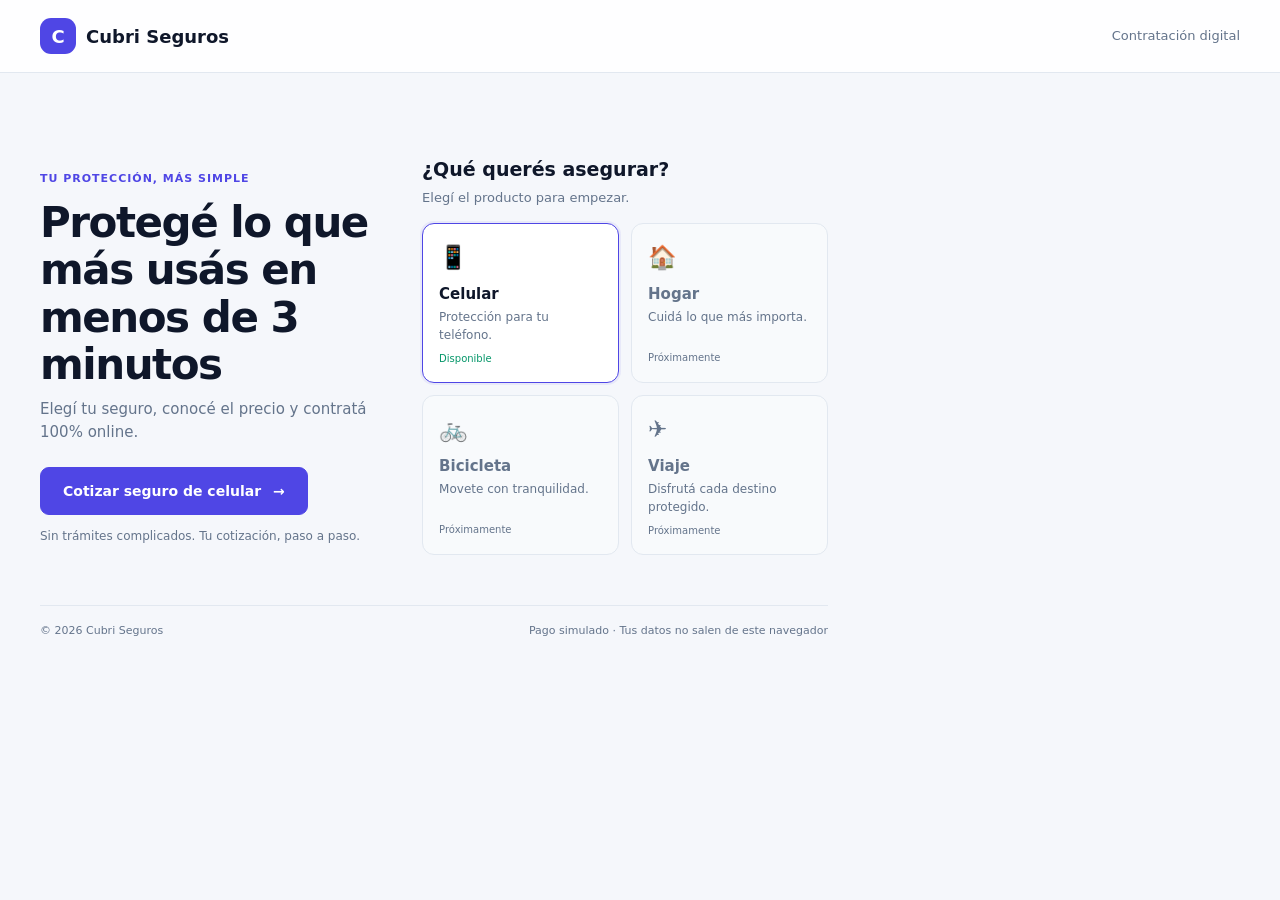
<file: index.html>
<!DOCTYPE html>
<html lang="es">
<head>
    <meta charset="UTF-8">
    <meta name="viewport" content="width=device-width, initial-scale=1">
    <meta name="theme-color" content="#f5f7fb">
    <title>Cubri Seguros | Inicio</title>
    <link rel="stylesheet" href="css/tokens.css">
    <link rel="stylesheet" href="css/checkout.css">
    <script type="module" src="js/app.js"></script>
</head>
<body data-page="home">
    <header class="site-header">
        <div class="header-inner">
            <a class="brand" href="index.html" aria-label="Cubrí Seguros, inicio">
                <span class="brand-mark" aria-hidden="true">C</span>
                <span>Cubri Seguros</span>
            </a>
            <span class="header-caption">Contratación digital</span>
        </div>
    </header>
    <main class="app-shell home-shell" id="app">
        <section class="view home-view" aria-labelledby="home-title">
            <div class="home-copy">
                <span class="eyebrow">TU PROTECCIÓN, MÁS SIMPLE</span>
                <h1 id="home-title">Protegé lo que más usás en menos de 3 minutos</h1>
                <p>Elegí tu seguro, conocé el precio y contratá 100% online.</p>
                <a class="btn home-cta" href="cotizacion.html" data-new-request>Cotizar seguro de celular <span aria-hidden="true">→</span></a>
                <p class="home-note">Sin trámites complicados. Tu cotización, paso a paso.</p>
            </div>
            <div class="catalog">
                <div class="section-heading">
                    <h2>¿Qué querés asegurar?</h2>
                    <p>Elegí el producto para empezar.</p>
                </div>
                <div class="product-grid">
                    <a class="product-card product-card-active" href="cotizacion.html" data-new-request>
                        <span class="product-icon" aria-hidden="true">📱</span>
                        <span class="product-name">Celular</span>
                        <span class="product-description">Protección para tu teléfono.</span>
                        <span class="badge product-badge">Disponible</span>
                    </a>
                    <article class="product-card product-card-disabled" aria-disabled="true">
                        <span class="product-icon" aria-hidden="true">🏠</span>
                        <span class="product-name">Hogar</span>
                        <span class="product-description">Cuidá lo que más importa.</span>
                        <span class="badge">Próximamente</span>
                    </article>
                    <article class="product-card product-card-disabled" aria-disabled="true">
                        <span class="product-icon" aria-hidden="true">🚲</span>
                        <span class="product-name">Bicicleta</span>
                        <span class="product-description">Movete con tranquilidad.</span>
                        <span class="badge">Próximamente</span>
                    </article>
                    <article class="product-card product-card-disabled" aria-disabled="true">
                        <span class="product-icon" aria-hidden="true">✈️</span>
                        <span class="product-name">Viaje</span>
                        <span class="product-description">Disfrutá cada destino protegido.</span>
                        <span class="badge">Próximamente</span>
                    </article>
                </div>
            </div>
        </section>
        <footer class="site-footer"><span>© 2026 Cubri Seguros</span><span>Pago simulado · Tus datos no salen de este navegador</span></footer>
    </main>
</body>
</html>
</file>
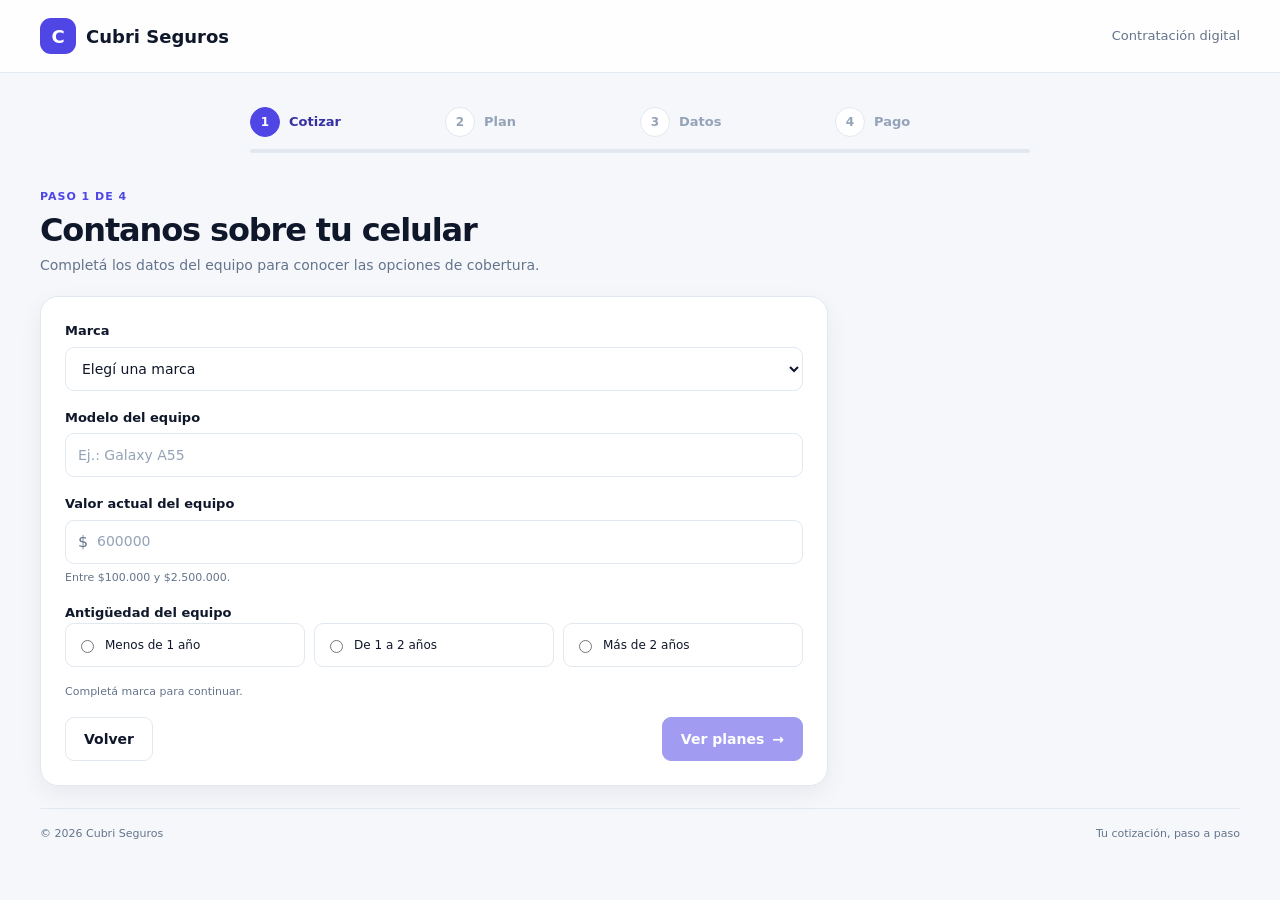
<file: cotizacion.html>
<!DOCTYPE html>
<html lang="es">
<head>
    <meta charset="UTF-8">
    <meta name="viewport" content="width=device-width, initial-scale=1">
    <title>Cotizar celular | Cubri Seguros</title>
    <link rel="stylesheet" href="css/tokens.css">
    <link rel="stylesheet" href="css/checkout.css">
    <script type="module" src="js/app.js"></script>
</head>
<body data-page="cotizacion">
    <header class="site-header"><div class="header-inner">
        <a class="brand" href="index.html"><span class="brand-mark" aria-hidden="true">C</span><span>Cubri Seguros</span></a>
        <span class="header-caption">Contratación digital</span>
    </div></header>
    <main class="app-shell">
        <div class="stepper-wrap"><nav class="stepper" aria-label="Progreso de contratación">
            <ol>
                <li class="is-active" aria-current="step"><span>1</span><span>Cotizar</span></li>
                <li><span>2</span><span>Plan</span></li>
                <li><span>3</span><span>Datos</span></li>
                <li><span>4</span><span>Pago</span></li>
            </ol><div class="progress-track" aria-hidden="true"><span style="width: 0%"></span></div>
        </nav></div>
        <section class="view checkout-view" aria-labelledby="equipment-title">
            <div class="checkout-heading">
                <span class="eyebrow">PASO 1 DE 4</span>
                <h1 id="equipment-title" tabindex="-1">Contanos sobre tu celular</h1>
                <p>Completá los datos del equipo para conocer las opciones de cobertura.</p>
            </div>
            <form id="equipment-form" class="form-card" novalidate>
                <div class="field" data-field="marca">
                    <label for="marca">Marca</label>
                    <select id="marca" name="marca" autocomplete="off" aria-describedby="marca-error">
                        <option value="">Elegí una marca</option>
                        <option>Apple</option><option>Google</option><option>Huawei</option>
                        <option>Motorola</option><option>Samsung</option><option>Xiaomi</option><option>Otra</option>
                    </select>
                    <p class="field-error" id="marca-error" role="alert"></p>
                </div>
                <div class="field" data-field="modelo">
                    <label for="modelo">Modelo del equipo</label>
                    <input id="modelo" name="modelo" type="text" minlength="2" maxlength="40" autocomplete="off" placeholder="Ej.: Galaxy A55" aria-describedby="modelo-error">
                    <p class="field-error" id="modelo-error" role="alert"></p>
                </div>
                <div class="field" data-field="valor">
                    <label for="valor">Valor actual del equipo</label>
                    <div class="input-prefix"><span aria-hidden="true">$</span><input id="valor" name="valor" type="number" min="100000" max="2500000" step="1" inputmode="numeric" placeholder="600000" aria-describedby="valor-help valor-error"></div>
                    <p class="field-help" id="valor-help">Entre $100.000 y $2.500.000.</p>
                    <p class="field-error" id="valor-error" role="alert"></p>
                </div>
                <fieldset class="field" data-field="antiguedad" aria-describedby="antiguedad-error">
                    <legend>Antigüedad del equipo</legend>
                    <div class="choice-list">
                        <label class="choice"><input type="radio" name="antiguedad" value="0.5"><span>Menos de 1 año</span></label>
                        <label class="choice"><input type="radio" name="antiguedad" value="1"><span>De 1 a 2 años</span></label>
                        <label class="choice"><input type="radio" name="antiguedad" value="2.5"><span>Más de 2 años</span></label>
                    </div>
                    <p class="field-error" id="antiguedad-error" role="alert"></p>
                </fieldset>
                <p class="action-help" id="equipment-action-help">Completá los datos requeridos para ver los planes.</p>
                <div class="form-actions">
                    <a class="btn btn-outline" href="index.html">Volver</a>
                    <button class="btn" type="submit" id="equipment-next" disabled>Ver planes <span aria-hidden="true">→</span></button>
                </div>
            </form>
        </section>
        <footer class="site-footer"><span>© 2026 Cubri Seguros</span><span>Tu cotización, paso a paso</span></footer>
    </main>
</body>
</html>
</file>
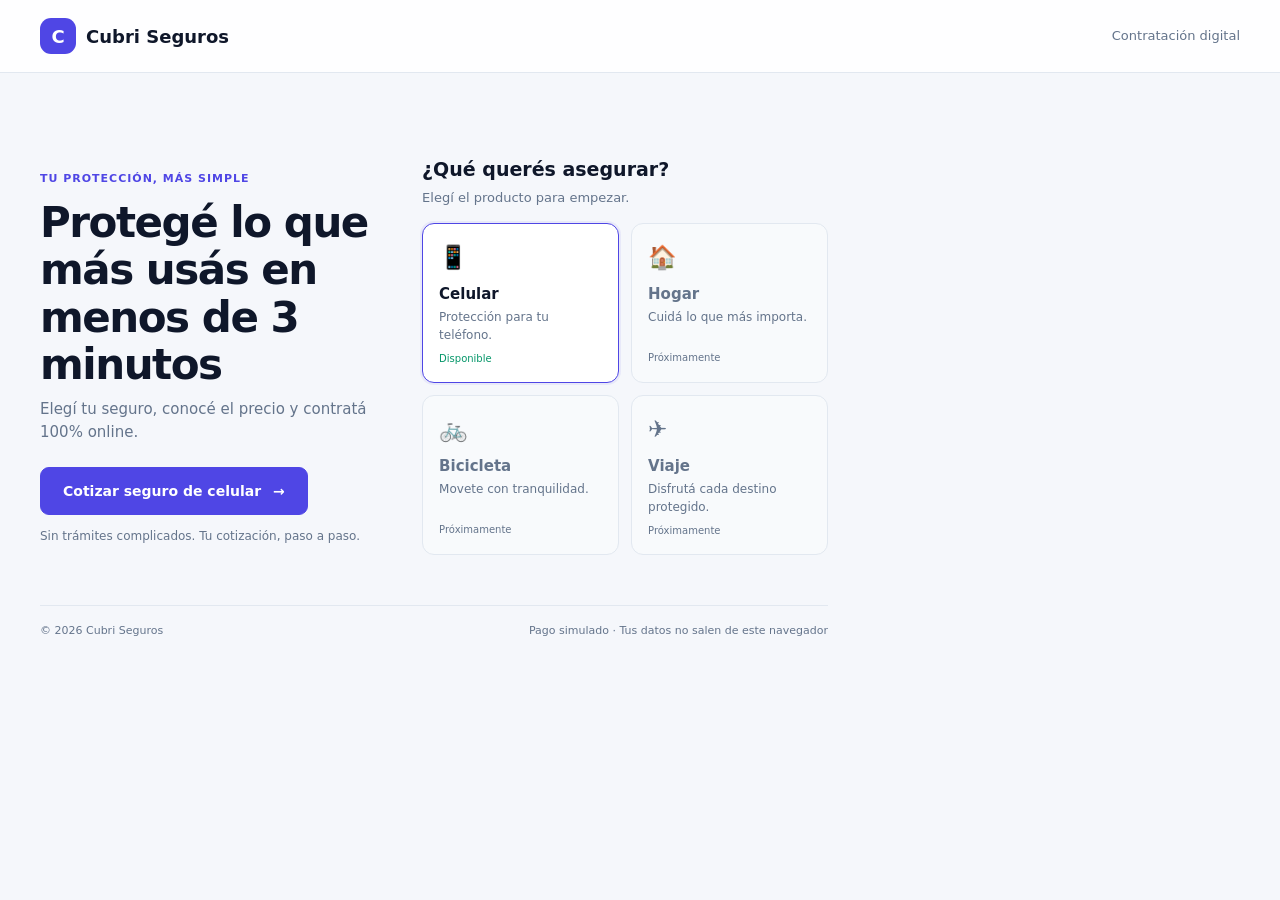
<file: exito.html>
<!DOCTYPE html>
<html lang="es">
<head>
    <meta charset="UTF-8">
    <meta name="viewport" content="width=device-width, initial-scale=1">
    <title>Contratación exitosa | Cubri Seguros</title>
    <link rel="stylesheet" href="css/tokens.css">
    <link rel="stylesheet" href="css/checkout.css">
    <script type="module" src="js/app.js"></script>
</head>
<body data-page="exito">
    <header class="site-header"><div class="header-inner">
        <a class="brand" href="index.html"><span class="brand-mark" aria-hidden="true">C</span><span>Cubri Seguros</span></a>
        <span class="header-caption">Contratación digital</span>
    </div></header>
    <main class="app-shell">
        <section class="view result-view" aria-labelledby="success-title">
            <div id="page-error" class="notice notice-error" role="alert" hidden></div>
            <div class="result-icon result-icon-success" aria-hidden="true">✓</div>
            <span class="eyebrow">PAGO APROBADO</span>
            <h1 id="success-title" tabindex="-1">¡Felicitaciones, <span id="success-name"></span>!</h1>
            <p>Tu contratación se completó correctamente. Enviaremos el detalle a <strong id="success-email"></strong>.</p>
            <div class="policy-box"><span>NÚMERO DE PÓLIZA</span><strong id="policy-number"></strong></div>
            <div class="result-summary" id="success-summary"></div>
            <button class="btn" type="button" data-reset>Volver al inicio</button>
            <p class="fine-print">Esta contratación es una simulación académica; no representa una póliza real.</p>
        </section>
        <footer class="site-footer"><span>© 2026 Cubri Seguros</span><span>Gracias por confiar en nosotros</span></footer>
    </main>
</body>
</html>
</file>
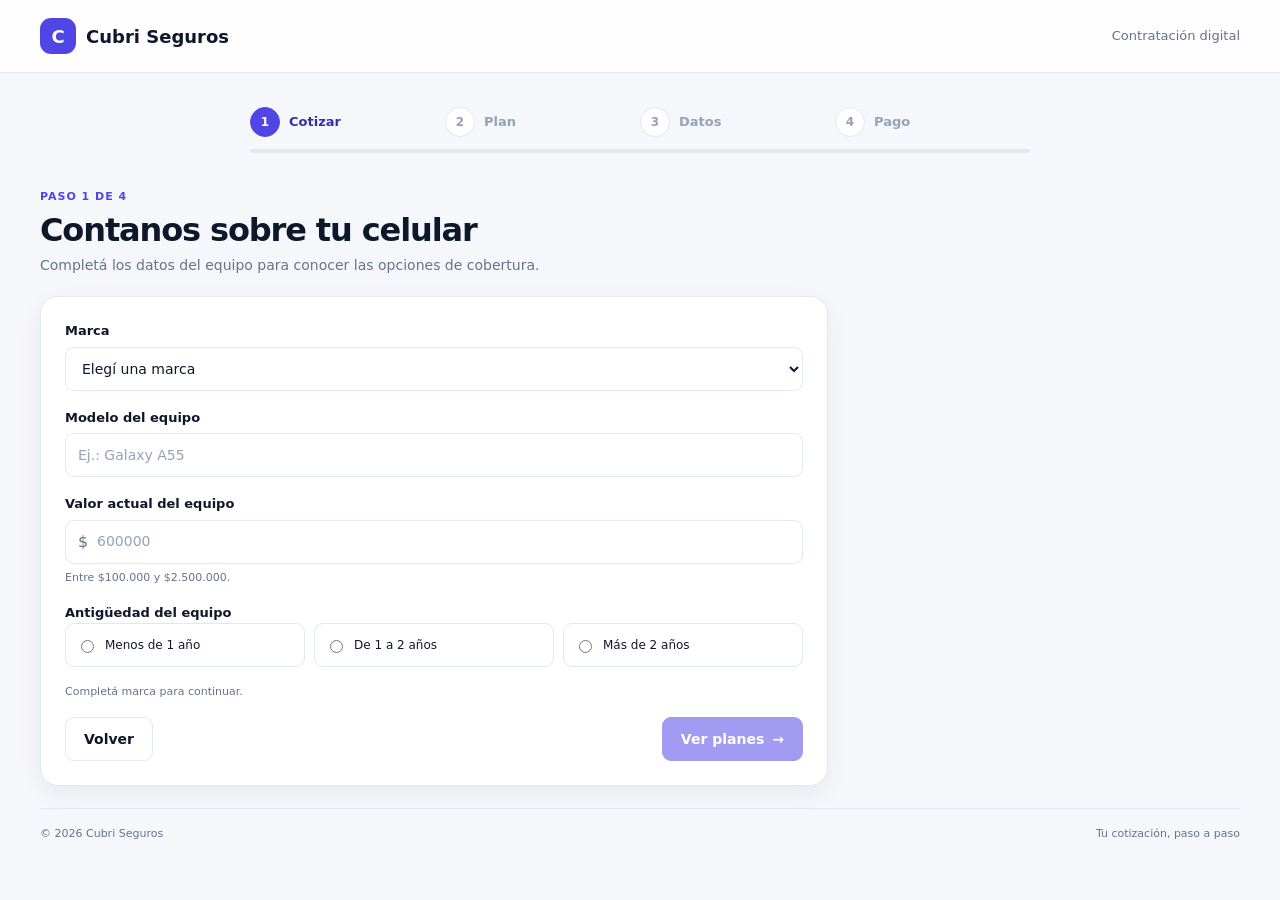
<file: pago.html>
<!DOCTYPE html>
<html lang="es">
<head>
    <meta charset="UTF-8">
    <meta name="viewport" content="width=device-width, initial-scale=1">
    <title>Pago | Cubri Seguros</title>
    <link rel="stylesheet" href="css/tokens.css">
    <link rel="stylesheet" href="css/checkout.css">
    <script type="module" src="js/app.js"></script>
</head>
<body data-page="pago">
    <header class="site-header"><div class="header-inner">
        <a class="brand" href="index.html"><span class="brand-mark" aria-hidden="true">C</span><span>Cubri Seguros</span></a>
        <span class="header-caption">Contratación digital</span>
    </div></header>
    <main class="app-shell">
        <div class="stepper-wrap"><nav class="stepper" aria-label="Progreso de contratación">
            <ol>
                <li class="is-complete"><span>✓</span><span>Cotizar</span></li>
                <li class="is-complete"><span>✓</span><span>Plan</span></li>
                <li class="is-complete"><span>✓</span><span>Datos</span></li>
                <li class="is-active" aria-current="step"><span>4</span><span>Pago</span></li>
            </ol><div class="progress-track" aria-hidden="true"><span style="width: 75%"></span></div>
        </nav></div>
        <section class="view checkout-view" aria-labelledby="payment-title">
            <div class="checkout-heading">
                <span class="eyebrow">PASO 4 DE 4</span>
                <h1 id="payment-title" tabindex="-1">Finalizá tu contratación</h1>
                <p>Revisá el resumen y completá los datos de pago.</p>
            </div>
            <div id="page-error" class="notice notice-error" role="alert" hidden></div>
            <form id="payment-form" class="form-card" novalidate>
                <div class="field" data-field="metodo">
                    <label for="metodo">Medio de pago</label>
                    <select id="metodo" name="metodo" aria-label="Medio de pago">
                        <option value="credito">Tarjeta de crédito</option>
                        <option value="debito">Tarjeta de débito</option>
                    </select>
                </div>
                <div class="field" data-field="pagoTitular">
                    <label for="pago-titular">Nombre del titular de la tarjeta</label>
                    <input id="pago-titular" name="pagoTitular" type="text" autocomplete="cc-name" aria-describedby="pagoTitular-error">
                    <p class="field-error" id="pagoTitular-error" role="alert"></p>
                </div>
                <div class="field" data-field="tarjeta">
                    <label for="tarjeta">Número de tarjeta</label>
                    <input id="tarjeta" name="tarjeta" type="text" inputmode="numeric" autocomplete="cc-number" maxlength="19" placeholder="4111 1111 1111 1111" aria-describedby="tarjeta-help tarjeta-error">
                    <p class="field-help" id="tarjeta-help">Simulación académica: usá únicamente los números de prueba.</p>
                    <p class="field-error" id="tarjeta-error" role="alert"></p>
                </div>
                <div class="form-grid payment-grid">
                    <div class="field" data-field="vencimiento"><label for="vencimiento">Vencimiento (MM/AA)</label><input id="vencimiento" name="vencimiento" type="text" inputmode="numeric" autocomplete="cc-exp" maxlength="5" placeholder="MM/AA" aria-describedby="vencimiento-error"><p class="field-error" id="vencimiento-error" role="alert"></p></div>
                    <div class="field" data-field="cvv"><label for="cvv">CVV</label><input id="cvv" name="cvv" type="password" inputmode="numeric" autocomplete="cc-csc" maxlength="3" placeholder="123" aria-describedby="cvv-error"><p class="field-error" id="cvv-error" role="alert"></p></div>
                </div>
                <div class="alert" role="note">Pago simulado. No ingreses datos de tarjetas reales: usá solo los números de prueba indicados.</div>
                <p class="action-help" id="payment-action-help">Completá los datos de pago para confirmar.</p>
                <div class="form-actions">
                    <a class="btn btn-outline" href="titular.html">← Volver a tus datos</a>
                    <button class="btn" type="submit" id="pay-button" disabled>Pagar y emitir póliza</button>
                </div>
                <p class="live-status" id="live-status" role="status" aria-live="polite"></p>
            </form>
        </section>
        <aside class="summary-card" id="summary-card" aria-labelledby="summary-title">
            <div class="summary-heading"><div><span class="eyebrow">TU CONTRATACIÓN</span><h2 id="summary-title">Resumen</h2></div><span class="summary-shield" aria-hidden="true">✓</span></div>
            <p class="summary-product">Seguro de celular</p>
            <dl class="summary-list">
                <div><dt>Equipo</dt><dd id="summary-equipment">—</dd></div>
                <div><dt>Valor declarado</dt><dd id="summary-value">—</dd></div>
                <div><dt>Plan</dt><dd id="summary-plan">Plus</dd></div>
                <div><dt>Titular</dt><dd id="summary-holder">—</dd></div>
            </dl>
            <div class="summary-total"><span>Total mensual</span><strong id="summary-total">—</strong></div>
        </aside>
        <footer class="site-footer"><span>© 2026 Cubri Seguros</span><span>Esta es una simulación académica</span></footer>
    </main>
</body>
</html>
</file>
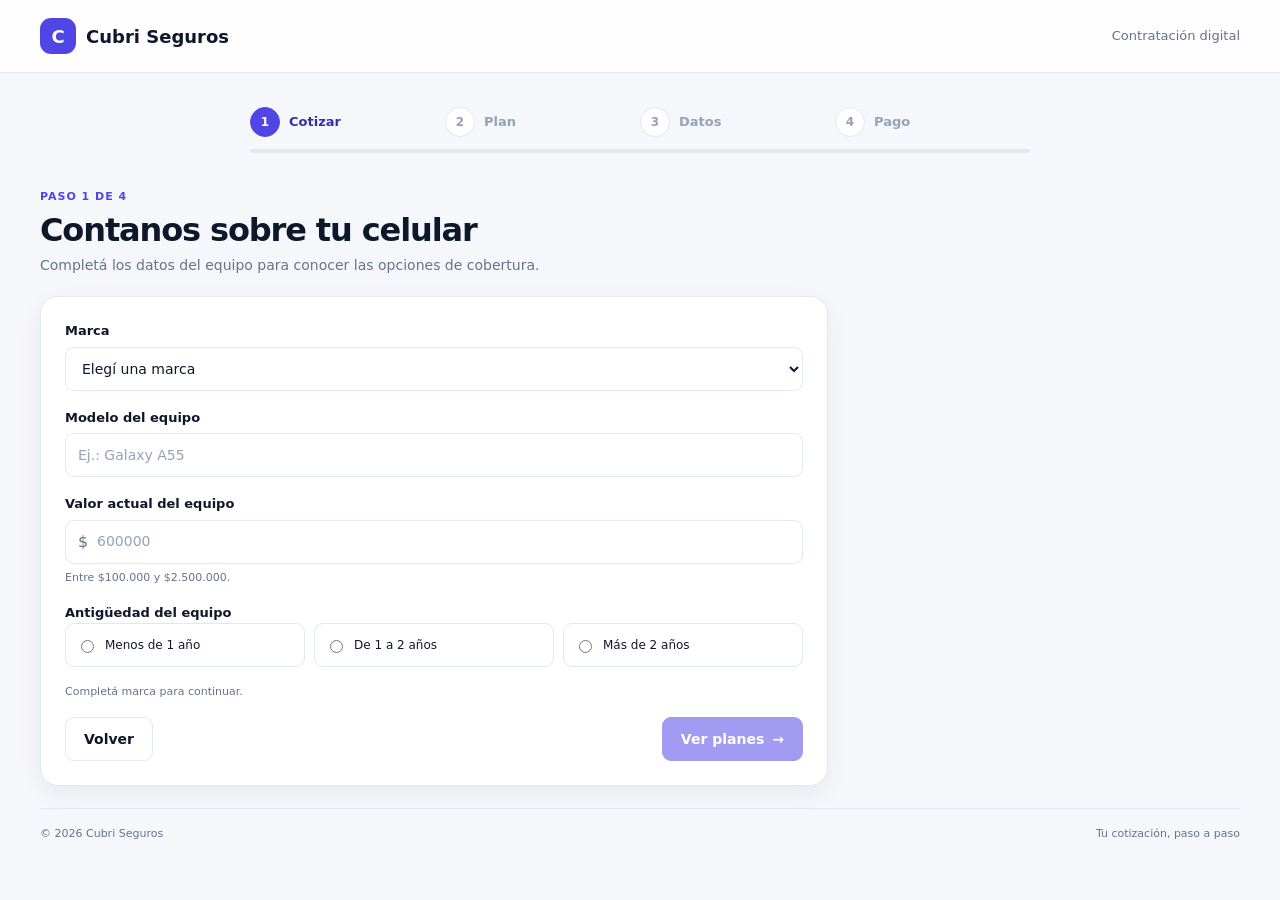
<file: planes.html>
<!DOCTYPE html>
<html lang="es">
<head>
    <meta charset="UTF-8">
    <meta name="viewport" content="width=device-width, initial-scale=1">
    <title>Elegí tu plan | Cubri Seguros</title>
    <link rel="stylesheet" href="css/tokens.css">
    <link rel="stylesheet" href="css/checkout.css">
    <script type="module" src="js/app.js"></script>
</head>
<body data-page="planes">
    <header class="site-header"><div class="header-inner">
        <a class="brand" href="index.html"><span class="brand-mark" aria-hidden="true">C</span><span>Cubri Seguros</span></a>
        <span class="header-caption">Contratación digital</span>
    </div></header>
    <main class="app-shell">
        <div class="stepper-wrap"><nav class="stepper" aria-label="Progreso de contratación">
            <ol>
                <li class="is-complete"><span>✓</span><span>Cotizar</span></li>
                <li class="is-active" aria-current="step"><span>2</span><span>Plan</span></li>
                <li><span>3</span><span>Datos</span></li>
                <li><span>4</span><span>Pago</span></li>
            </ol><div class="progress-track" aria-hidden="true"><span style="width: 25%"></span></div>
        </nav></div>
        <section class="view checkout-view" aria-labelledby="plans-title">
            <div class="checkout-heading">
                <span class="eyebrow">PASO 2 DE 4</span>
                <h1 id="plans-title" tabindex="-1">Elegí tu cobertura</h1>
                <p>Compará los planes y elegí el que mejor se adapte a vos.</p>
            </div>
            <div id="plans-loading" class="notice" role="status">Cargando planes…</div>
            <div id="page-error" class="notice notice-error" role="alert" hidden></div>
            <form id="plans-form" novalidate>
                <div id="plan-list" class="plan-grid"></div>
                <div class="form-actions">
                    <a class="btn btn-outline" href="cotizacion.html">← Volver a cotización</a>
                    <button class="btn" type="submit" id="plans-next">Continuar <span aria-hidden="true">→</span></button>
                </div>
            </form>
        </section>
        <aside class="summary-card" id="summary-card" aria-labelledby="summary-title">
            <div class="summary-heading"><div><span class="eyebrow">TU CONTRATACIÓN</span><h2 id="summary-title">Resumen</h2></div><span class="summary-shield" aria-hidden="true">✓</span></div>
            <p class="summary-product">Seguro de celular</p>
            <dl class="summary-list">
                <div><dt>Equipo</dt><dd id="summary-equipment">—</dd></div>
                <div><dt>Valor declarado</dt><dd id="summary-value">—</dd></div>
                <div><dt>Plan</dt><dd id="summary-plan">Plus</dd></div>
                <div><dt>Titular</dt><dd id="summary-holder">—</dd></div>
            </dl>
            <div class="summary-total"><span>Total mensual</span><strong id="summary-total">—</strong></div>
        </aside>
        <footer class="site-footer"><span>© 2026 Cubri Seguros</span><span>Pago simulado · Tus datos no salen de este navegador</span></footer>
    </main>
</body>
</html>
</file>
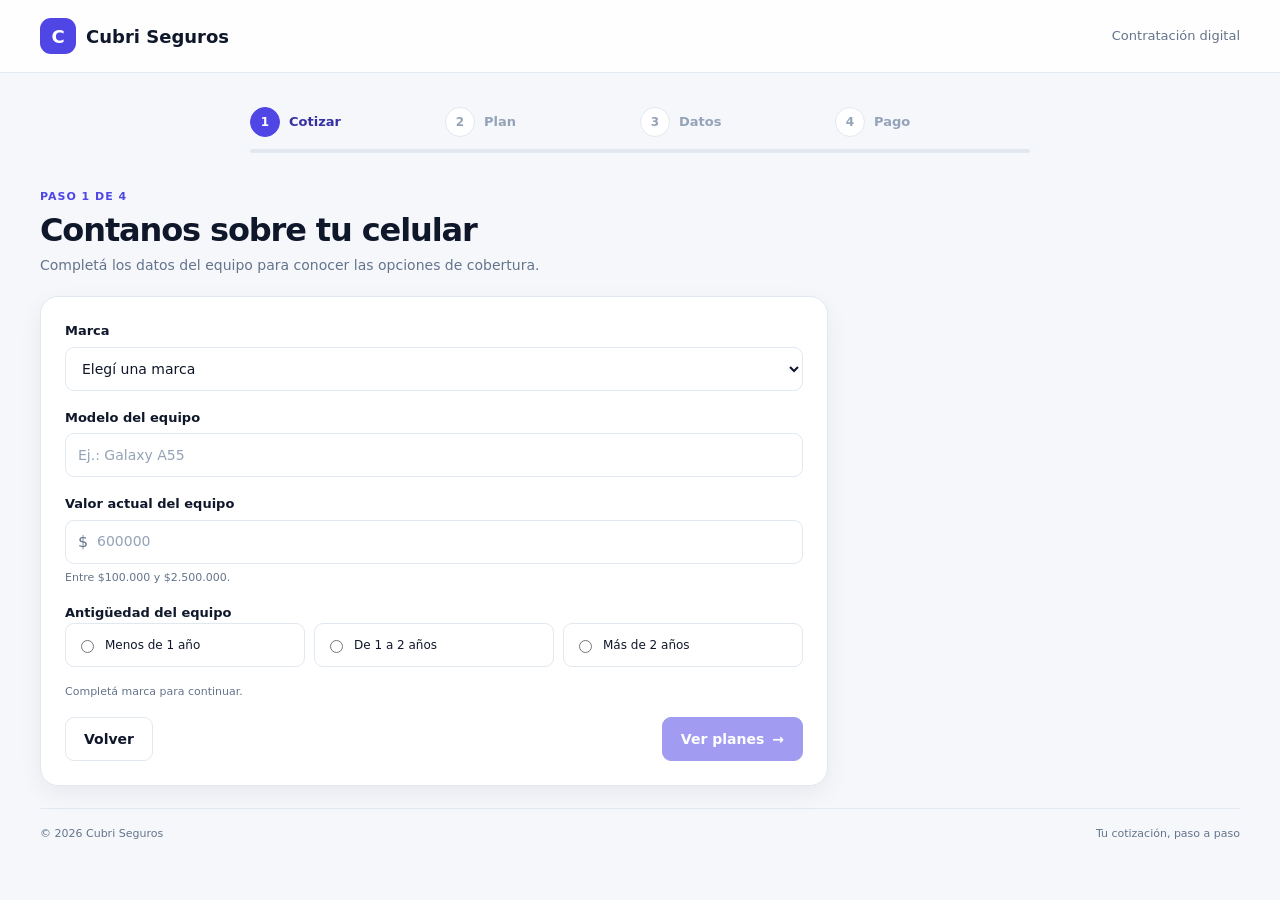
<file: titular.html>
<!DOCTYPE html>
<html lang="es">
<head>
    <meta charset="UTF-8">
    <meta name="viewport" content="width=device-width, initial-scale=1">
    <title>Datos personales | Cubri Seguros</title>
    <link rel="stylesheet" href="css/tokens.css">
    <link rel="stylesheet" href="css/checkout.css">
    <script type="module" src="js/app.js"></script>
</head>
<body data-page="titular">
    <header class="site-header"><div class="header-inner">
        <a class="brand" href="index.html"><span class="brand-mark" aria-hidden="true">C</span><span>Cubri Seguros</span></a>
        <span class="header-caption">Contratación digital</span>
    </div></header>
    <main class="app-shell">
        <div class="stepper-wrap"><nav class="stepper" aria-label="Progreso de contratación">
            <ol>
                <li class="is-complete"><span>✓</span><span>Cotizar</span></li>
                <li class="is-complete"><span>✓</span><span>Plan</span></li>
                <li class="is-active" aria-current="step"><span>3</span><span>Datos</span></li>
                <li><span>4</span><span>Pago</span></li>
            </ol><div class="progress-track" aria-hidden="true"><span style="width: 50%"></span></div>
        </nav></div>
        <section class="view checkout-view" aria-labelledby="holder-title">
            <div class="checkout-heading">
                <span class="eyebrow">PASO 3 DE 4</span>
                <h1 id="holder-title" tabindex="-1">Tus datos personales</h1>
                <p>Completá tus datos tal como aparecen en tu documento.</p>
            </div>
            <div id="page-error" class="notice notice-error" role="alert" hidden></div>
            <form id="holder-form" class="form-card" novalidate>
                <div class="form-grid">
                    <div class="field" data-field="nombre"><label for="nombre">Nombre</label><input id="nombre" name="nombre" type="text" autocomplete="given-name" aria-describedby="nombre-error"><p class="field-error" id="nombre-error" role="alert"></p></div>
                    <div class="field" data-field="apellido"><label for="apellido">Apellido</label><input id="apellido" name="apellido" type="text" autocomplete="family-name" aria-describedby="apellido-error"><p class="field-error" id="apellido-error" role="alert"></p></div>
                    <div class="field" data-field="dni"><label for="dni">DNI</label><input id="dni" name="dni" type="text" inputmode="numeric" minlength="7" maxlength="8" autocomplete="off" placeholder="30123456" aria-describedby="dni-error"><p class="field-error" id="dni-error" role="alert"></p></div>
                    <div class="field" data-field="nacimiento"><label for="nacimiento">Fecha de nacimiento</label><input id="nacimiento" name="nacimiento" type="date" autocomplete="bday" aria-describedby="nacimiento-error"><p class="field-error" id="nacimiento-error" role="alert"></p></div>
                    <div class="field" data-field="email"><label for="email">Email</label><input id="email" name="email" type="email" autocomplete="email" placeholder="nombre@correo.com" aria-describedby="email-error"><p class="field-error" id="email-error" role="alert"></p></div>
                    <div class="field" data-field="celular"><label for="celular">Celular</label><input id="celular" name="celular" type="tel" inputmode="tel" autocomplete="tel" placeholder="11 5555-1234" aria-describedby="celular-help celular-error"><p class="field-help" id="celular-help">10 dígitos; se ignoran espacios y guiones.</p><p class="field-error" id="celular-error" role="alert"></p></div>
                </div>
                <div class="field terms-field" data-field="terminos">
                    <label class="checkbox-choice"><input id="terminos" name="terminos" type="checkbox" aria-describedby="terminos-error"><span>Acepto los términos y condiciones.</span></label>
                    <p class="field-error" id="terminos-error" role="alert"></p>
                </div>
                <p class="action-help" id="holder-action-help">Completá tus datos y aceptá los términos para continuar.</p>
                <div class="form-actions"><a class="btn btn-outline" href="planes.html">← Volver a planes</a><button class="btn" type="submit" id="holder-next" disabled>Continuar al pago <span aria-hidden="true">→</span></button></div>
            </form>
        </section>
        <aside class="summary-card" id="summary-card" aria-labelledby="summary-title">
            <div class="summary-heading"><div><span class="eyebrow">TU CONTRATACIÓN</span><h2 id="summary-title">Resumen</h2></div><span class="summary-shield" aria-hidden="true">✓</span></div>
            <p class="summary-product">Seguro de celular</p>
            <dl class="summary-list">
                <div><dt>Equipo</dt><dd id="summary-equipment">—</dd></div>
                <div><dt>Valor declarado</dt><dd id="summary-value">—</dd></div>
                <div><dt>Plan</dt><dd id="summary-plan">Plus</dd></div>
                <div><dt>Titular</dt><dd id="summary-holder">—</dd></div>
            </dl>
            <div class="summary-total"><span>Total mensual</span><strong id="summary-total">—</strong></div>
        </aside>
        <footer class="site-footer"><span>© 2026 Cubri Seguros</span><span>Pago simulado · Tus datos no salen de este navegador</span></footer>
    </main>
</body>
</html>
</file>
<file: css/tokens.css>
:root {
    --primary: #4F46E5;
    --primary-foreground: #FFFFFF;
    --primary-700: #3730A3;
    --primary-50: #EEF2FF;
    --success: #059669;
    --error: #DC2626;
    --text: #0F172A;
    --muted: #64748B;
    --border: #E2E8F0;
    --bg: #F5F7FB;
    --radius: 0.75rem;
    --font-main: Inter, ui-sans-serif, system-ui, -apple-system, BlinkMacSystemFont, "Segoe UI", sans-serif;

    --color-primary: var(--primary);
    --color-primary-dark: var(--primary-700);
    --color-primary-light: var(--primary-50);
    --color-background: var(--bg);
    --color-surface: #FFFFFF;
    --color-text: var(--text);
    --color-text-secondary: var(--muted);
    --color-border: var(--border);
    --color-success: var(--success);
    --color-error: var(--error);
    --radius-small: 0.5rem;
    --radius-medium: var(--radius);
    --radius-large: 1.25rem;
    --shadow-card: 0 8px 24px rgba(15, 23, 42, 0.06);
}
</file>
<file: css/checkout.css>
* {
    box-sizing: border-box;
}

html {
    min-width: 320px;
    background: var(--bg);
    scroll-behavior: smooth;
}

body {
    min-height: 100vh;
    margin: 0;
    color: var(--text);
    background: var(--bg);
    font-family: var(--font-main);
    line-height: 1.5;
}

button,
input,
select {
    font: inherit;
}

button {
    cursor: pointer;
}

button:focus-visible,
a:focus-visible,
input:focus-visible,
select:focus-visible {
    outline: 3px solid rgba(79, 70, 229, 0.3);
    outline-offset: 2px;
}

[hidden] {
    display: none !important;
}

.site-header {
    border-bottom: 1px solid var(--border);
    background: rgba(255, 255, 255, 0.92);
}

.header-inner {
    width: min(100% - 40px, 1200px);
    min-height: 72px;
    margin: 0 auto;
    display: flex;
    align-items: center;
    justify-content: space-between;
}

.brand {
    display: inline-flex;
    align-items: center;
    gap: 10px;
    color: var(--text);
    font-size: 18px;
    font-weight: 800;
    text-decoration: none;
}

.brand-mark {
    display: grid;
    width: 36px;
    height: 36px;
    place-items: center;
    border-radius: 11px;
    color: white;
    background: var(--primary);
}

.header-caption {
    color: var(--muted);
    font-size: 13px;
}

.app-shell {
    width: min(100% - 40px, 1200px);
    min-height: calc(100vh - 73px);
    margin: 0 auto;
    padding: 34px 0 24px;
    display: grid;
    grid-template-columns: minmax(0, 1fr) 330px;
    grid-template-areas:
        "stepper stepper"
        "view summary"
        "footer footer";
    align-content: start;
    align-items: start;
    gap: 22px 32px;
}

.home-shell {
    grid-template-columns: minmax(0, 1fr);
    grid-template-areas:
        "view"
        "footer";
}

.btn {
    min-height: 44px;
    padding: 10px 18px;
    display: inline-flex;
    align-items: center;
    justify-content: center;
    gap: 8px;
    border: 1px solid var(--primary);
    border-radius: 9px;
    color: #FFFFFF;
    background: var(--primary);
    font-size: 14px;
    font-weight: 700;
    line-height: 1.2;
    text-align: center;
    text-decoration: none;
    transition: background 140ms ease, border-color 140ms ease;
}

.btn:hover:not([disabled]) {
    border-color: var(--primary-700);
    background: var(--primary-700);
}

.btn-outline {
    border-color: var(--border);
    color: var(--text);
    background: #FFFFFF;
}

.btn-outline:hover:not([disabled]) {
    border-color: #CBD5E1;
    color: var(--text);
    background: #F8FAFC;
}

.stepper-wrap {
    grid-area: stepper;
}

.stepper {
    max-width: 780px;
    margin: 0 auto;
}

.stepper ol {
    display: grid;
    grid-template-columns: repeat(4, 1fr);
    margin: 0;
    padding: 0;
    list-style: none;
}

.stepper li {
    display: flex;
    align-items: center;
    gap: 9px;
    color: #94A3B8;
    font-size: 13px;
    font-weight: 600;
}

.stepper li > span:first-child {
    display: grid;
    width: 30px;
    height: 30px;
    flex: 0 0 30px;
    place-items: center;
    border: 1px solid var(--border);
    border-radius: 50%;
    background: white;
    font-size: 12px;
}

.stepper li.is-active {
    color: var(--primary-700);
}

.stepper li.is-active > span:first-child {
    border-color: var(--primary);
    color: white;
    background: var(--primary);
}

.stepper li.is-complete {
    color: var(--success);
}

.stepper li.is-complete > span:first-child {
    border-color: var(--success);
    color: white;
    background: var(--success);
}

.progress-track {
    height: 4px;
    margin-top: 12px;
    overflow: hidden;
    border-radius: 99px;
    background: var(--border);
}

.progress-track span {
    display: block;
    width: 0;
    height: 100%;
    border-radius: inherit;
    background: var(--primary);
    transition: width 180ms ease;
}

.view {
    grid-area: view;
    min-width: 0;
}

.home-view {
    display: grid;
    grid-template-columns: minmax(0, 0.9fr) minmax(0, 1.1fr);
    align-items: center;
    gap: 50px;
    padding: 48px 0 28px;
}

.home-copy {
    max-width: 470px;
}

.eyebrow {
    display: inline-block;
    color: var(--primary);
    font-size: 11px;
    font-weight: 800;
    letter-spacing: 0.09em;
}

.home-copy h1,
.checkout-heading h1,
.result-view h1 {
    margin: 10px 0;
    font-size: clamp(29px, 3.4vw, 42px);
    font-weight: 800;
    letter-spacing: -0.035em;
    line-height: 1.13;
}

.home-copy > p,
.checkout-heading > p,
.result-view > p {
    margin: 0;
    color: var(--muted);
    font-size: 15px;
}

.home-cta {
    width: auto;
    min-height: 48px;
    margin-top: 24px;
    padding: 0 22px;
    display: inline-flex;
    align-items: center;
    gap: 12px;
}

.home-note {
    margin-top: 12px !important;
    font-size: 12px !important;
}

.section-heading {
    margin-bottom: 16px;
}

.section-heading h2 {
    margin: 0;
    font-size: 19px;
    font-weight: 750;
}

.section-heading p {
    margin: 4px 0 0;
    color: var(--muted);
    font-size: 13px;
}

.product-grid {
    display: grid;
    grid-template-columns: repeat(2, minmax(0, 1fr));
    gap: 12px;
}

.product-card {
    min-height: 157px;
    padding: 16px;
    display: flex;
    flex-direction: column;
    align-items: flex-start;
    border: 1px solid var(--border);
    border-radius: var(--radius);
    color: var(--text);
    background: white;
    text-decoration: none;
    text-align: left;
}

button.product-card {
    width: 100%;
}

.product-card-active {
    border-color: var(--primary);
    box-shadow: 0 0 0 2px rgba(79, 70, 229, 0.08);
}

.product-card-active:hover {
    background: #FAFAFF;
}

.product-card-disabled {
    color: #64748B;
    background: #F8FAFC;
}

.product-icon {
    margin-bottom: 8px;
    font-size: 23px;
}

.product-name {
    font-size: 15px;
    font-weight: 750;
}

.product-description {
    min-height: 35px;
    margin-top: 3px;
    color: var(--muted);
    font-size: 12px;
}

.product-card .badge {
    margin-top: 7px;
    color: var(--muted);
    font-size: 10px;
}

.product-card-active .product-badge {
    color: var(--success);
}

.checkout-heading {
    margin: 8px 0 20px;
}

.checkout-heading h1 {
    margin: 5px 0 7px;
    font-size: clamp(25px, 3vw, 32px);
}

.checkout-heading > p {
    font-size: 14px;
}

.form-card,
.result-view,
.summary-card {
    padding: 24px;
    border: 1px solid var(--border);
    border-radius: 18px;
    background: white;
    box-shadow: var(--shadow-card);
}

.form-card {
    display: grid;
    gap: 17px;
}

.field {
    min-width: 0;
    margin: 0;
    padding: 0;
    display: flex;
    flex-direction: column;
    gap: 6px;
    border: 0;
}

.field > label,
.field legend {
    padding: 0;
    color: var(--text);
    font-size: 13px;
    font-weight: 650;
}

.field input:not([type="radio"]):not([type="checkbox"]),
.field select {
    width: 100%;
    min-height: 44px;
    padding: 10px 12px;
    border: 1px solid var(--border);
    border-radius: 9px;
    color: var(--text);
    background: white;
    font-size: 14px;
}

.field input::placeholder {
    color: #94A3B8;
}

.field input:hover,
.field select:hover {
    border-color: #CBD5E1;
}

.field [aria-invalid="true"] {
    border-color: var(--error) !important;
}

.field[data-invalid] > label,
.field[data-invalid] legend {
    color: var(--error);
}

.field[data-invalid] .choice {
    border-color: var(--error);
}

.field-error {
    display: none;
    min-height: 0;
    margin: 0;
    color: var(--error);
    font-size: 12px;
}

.field[data-invalid] .field-error:not(:empty) {
    display: block;
}

.field-help {
    margin: 0;
    color: var(--muted);
    font-size: 11px;
}

.input-prefix {
    position: relative;
}

.input-prefix > span {
    position: absolute;
    top: 50%;
    left: 13px;
    z-index: 1;
    color: var(--muted);
    transform: translateY(-50%);
}

.input-prefix input {
    padding-left: 31px !important;
}

.choice-list {
    display: grid;
    grid-template-columns: repeat(3, minmax(0, 1fr));
    gap: 9px;
}

.choice {
    min-height: 44px;
    padding: 8px 10px;
    display: flex;
    align-items: center;
    gap: 8px;
    border: 1px solid var(--border);
    border-radius: 9px;
    color: var(--text);
    background: white;
    font-size: 12px;
    cursor: pointer;
}

.choice:has(input:checked) {
    border-color: var(--primary);
    color: var(--primary-700);
    background: var(--primary-50);
}

.choice input,
.checkbox-choice input {
    accent-color: var(--primary);
}

.form-grid {
    display: grid;
    grid-template-columns: repeat(2, minmax(0, 1fr));
    gap: 16px;
}

.terms-field {
    padding-top: 3px;
}

.checkbox-choice {
    display: inline-flex;
    align-items: center;
    gap: 9px;
    font-size: 13px;
    cursor: pointer;
}

.terms-field input {
    width: 17px;
    height: 17px;
    margin: 0;
}

.action-help {
    min-height: 16px;
    margin: 0;
    color: var(--muted);
    font-size: 11px;
}

.form-actions {
    display: flex;
    align-items: center;
    justify-content: space-between;
    gap: 12px;
}

.form-actions .btn {
    min-height: 44px;
    padding-inline: 18px;
}

.form-actions .btn:not(.btn-outline) {
    margin-left: auto;
}

.btn[disabled] {
    opacity: 0.53;
    cursor: not-allowed;
}

.stepper-wrap {
    grid-column: 1 / -1;
}

.summary-card {
    grid-area: summary;
    position: sticky;
    top: 20px;
    align-self: start;
}

.summary-heading {
    display: flex;
    justify-content: space-between;
    align-items: center;
}

.summary-heading h2 {
    margin: 3px 0 0;
    font-size: 20px;
}

.summary-shield {
    display: grid;
    width: 34px;
    height: 34px;
    place-items: center;
    border-radius: 50%;
    color: var(--primary);
    background: var(--primary-50);
    font-weight: 800;
}

.summary-product {
    margin: 17px 0 10px;
    color: var(--primary-700);
    font-size: 13px;
    font-weight: 700;
}

.summary-list {
    margin: 0;
    display: grid;
    gap: 11px;
}

.summary-list > div {
    display: flex;
    justify-content: space-between;
    gap: 12px;
    font-size: 12px;
}

.summary-list dt {
    color: var(--muted);
}

.summary-list dd {
    max-width: 60%;
    margin: 0;
    overflow-wrap: anywhere;
    font-weight: 650;
    text-align: right;
}

.summary-total {
    margin-top: 17px;
    padding-top: 14px;
    display: flex;
    justify-content: space-between;
    gap: 10px;
    border-top: 1px solid var(--border);
    font-size: 13px;
}

.summary-total strong {
    color: var(--primary);
    font-size: 19px;
}

.plan-grid {
    display: grid;
    grid-template-columns: repeat(3, minmax(0, 1fr));
    align-items: stretch;
    gap: 13px;
    margin-bottom: 17px;
}

.plan-option {
    position: relative;
    min-width: 0;
}

.plan-option input {
    position: absolute;
    width: 1px;
    height: 1px;
    opacity: 0;
}

.plan-card {
    height: 100%;
    min-height: 255px;
    padding: 17px 15px;
    display: flex;
    flex-direction: column;
    border: 1px solid var(--border);
    border-radius: var(--radius);
    background: white;
    cursor: pointer;
}

.plan-option input:checked + .plan-card {
    border: 2px solid var(--primary);
    padding: 16px 14px;
    background: #FCFCFF;
    box-shadow: 0 5px 18px rgba(79, 70, 229, 0.09);
}

.plan-option input:focus-visible + .plan-card {
    outline: 3px solid rgba(79, 70, 229, 0.3);
}

.plan-name-row {
    min-height: 28px;
    display: flex;
    align-items: center;
    justify-content: space-between;
    gap: 6px;
}

.plan-name-row h2 {
    margin: 0;
    font-size: 17px;
}

.plan-name {
    margin: 0;
    font-size: 17px;
}

.recommended-badge {
    padding: 3px 7px;
    border-radius: 99px;
    color: var(--primary-700);
    background: var(--primary-50);
    font-size: 9px;
    font-weight: 800;
    white-space: nowrap;
}

.plan-price {
    margin: 14px 0 12px;
    color: var(--primary);
    font-size: 22px;
    font-weight: 800;
    letter-spacing: -0.03em;
}

.plan-price small {
    color: var(--muted);
    font-size: 11px;
    font-weight: 500;
    letter-spacing: 0;
}

.plan-description {
    min-height: 34px;
    margin: 0 0 12px;
    color: var(--muted);
    font-size: 11px;
}

.coverage-list {
    margin: auto 0 0;
    padding: 0;
    display: grid;
    gap: 7px;
    list-style: none;
}

.coverage-list li {
    color: #334155;
    font-size: 11px;
}

.coverage-list li::before {
    content: "✓";
    margin-right: 6px;
    color: var(--success);
    font-weight: 800;
}

.notice {
    margin: 0 0 16px;
    padding: 12px 14px;
    border: 1px solid var(--border);
    border-radius: 10px;
    color: var(--muted);
    background: white;
    font-size: 13px;
}

.notice-error {
    border-color: #FECACA;
    color: var(--error);
    background: #FEF2F2;
}

.alert {
    padding: 12px;
    border-radius: 10px;
    color: #475569;
    background: var(--primary-50);
    font-size: 12px;
}

.result-view {
    grid-column: 1 / -1;
    width: min(100%, 650px);
    margin: 26px auto;
    padding: 36px;
    text-align: center;
}

.result-view h1 {
    font-size: 32px;
}

.result-icon {
    width: 64px;
    height: 64px;
    margin: 0 auto 15px;
    display: grid;
    place-items: center;
    border-radius: 50%;
    font-size: 30px;
    font-weight: 800;
}

.result-icon-success {
    color: var(--success);
    background: #D1FAE5;
}

.result-icon-error {
    color: var(--error);
    background: #FEE2E2;
}

.eyebrow-error {
    color: var(--error);
}

.policy-box {
    margin: 24px 0 16px;
    padding: 15px;
    display: grid;
    gap: 5px;
    border-radius: 12px;
    color: var(--primary-700);
    background: var(--primary-50);
}

.policy-box span {
    font-size: 10px;
    font-weight: 800;
    letter-spacing: 0.08em;
}

.policy-box strong {
    color: var(--text);
    font-size: 22px;
    letter-spacing: 0.04em;
}

.result-summary {
    margin: 16px 0 20px;
    padding: 17px;
    border-radius: 12px;
    background: var(--bg);
    text-align: left;
    font-size: 13px;
    line-height: 1.8;
    white-space: pre-line;
}

.result-view > .btn {
    min-height: 46px;
    padding-inline: 22px;
}

.result-actions {
    margin-top: 20px;
}

.fine-print {
    margin: 18px 0 0 !important;
    font-size: 11px !important;
}

.site-footer {
    grid-area: footer;
    padding-top: 17px;
    display: flex;
    justify-content: space-between;
    gap: 12px;
    border-top: 1px solid var(--border);
    color: var(--muted);
    font-size: 11px;
}

.live-status {
    position: absolute;
    width: 1px;
    height: 1px;
    overflow: hidden;
    clip: rect(0, 0, 0, 0);
    white-space: nowrap;
}

@media (min-width: 1024px) {
    .app-shell {
        grid-template-columns: minmax(0, 1fr) 380px;
    }

    .summary-card {
        top: 24px;
    }
}

@media (max-width: 900px) {
    .app-shell {
        width: min(100% - 32px, 720px);
        grid-template-columns: minmax(0, 1fr);
        grid-template-areas:
            "stepper"
            "view"
            "summary"
            "footer";
        gap: 18px;
    }

    .home-view {
        grid-template-columns: 1fr;
        gap: 28px;
        padding: 22px 0 8px;
    }

    .home-copy {
        max-width: 620px;
    }

    .summary-card {
        position: sticky;
        z-index: 2;
        bottom: 8px;
        padding: 14px 16px;
        border-radius: 14px;
        box-shadow: 0 -4px 20px rgba(15, 23, 42, 0.1);
    }

    .summary-heading {
        display: none;
    }

    .summary-product {
        margin: 0 0 5px;
    }

    .summary-list {
        display: flex;
        flex-wrap: wrap;
        gap: 4px 14px;
    }

    .summary-list > div {
        gap: 5px;
        font-size: 10px;
    }

    .summary-list > div:nth-child(2),
    .summary-list > div:nth-child(4) {
        display: none;
    }

    .summary-list dd {
        max-width: none;
        text-align: left;
    }

    .summary-total {
        margin-top: 5px;
        padding-top: 5px;
        font-size: 11px;
    }

    .summary-total strong {
        font-size: 15px;
    }
}

@media (max-width: 600px) {
    .header-inner,
    .app-shell {
        width: calc(100% - 28px);
    }

    .header-inner {
        min-height: 62px;
    }

    .app-shell {
        min-height: calc(100vh - 63px);
        padding-top: 20px;
        gap: 16px;
    }

    .stepper li {
        flex-direction: column;
        justify-content: flex-start;
        gap: 4px;
        font-size: 10px;
    }

    .stepper li > span:first-child {
        width: 27px;
        height: 27px;
        flex-basis: 27px;
    }

    .home-copy h1 {
        max-width: 450px;
        font-size: 32px;
    }

    .home-view {
        gap: 23px;
    }

    .product-card {
        min-height: 144px;
        padding: 13px;
    }

    .checkout-heading h1 {
        font-size: 27px;
    }

    .form-card {
        padding: 18px;
        gap: 15px;
    }

    .form-grid {
        grid-template-columns: 1fr;
        gap: 14px;
    }

    .choice-list {
        grid-template-columns: 1fr;
    }

    .plan-grid {
        grid-template-columns: 1fr;
        gap: 11px;
    }

    .plan-card {
        min-height: 0;
    }

    .plan-price {
        margin: 8px 0;
    }

    .plan-description {
        min-height: 0;
    }

    .coverage-list {
        margin-top: 10px;
    }

    .form-actions {
        display: grid;
        grid-template-columns: 1fr 1.5fr;
    }

    .form-actions .btn {
        min-width: 0;
        padding-inline: 10px;
        font-size: 13px;
    }

    .site-footer {
        flex-direction: column;
        gap: 4px;
        font-size: 10px;
    }

    .result-view {
        margin: 5px auto;
        padding: 25px 19px;
    }

    .result-view h1 {
        font-size: 27px;
    }

    .result-actions {
        grid-template-columns: 1fr;
    }
}

@media (prefers-reduced-motion: reduce) {
    *,
    *::before,
    *::after {
        scroll-behavior: auto !important;
        transition-duration: 0.01ms !important;
    }
}
</file>
